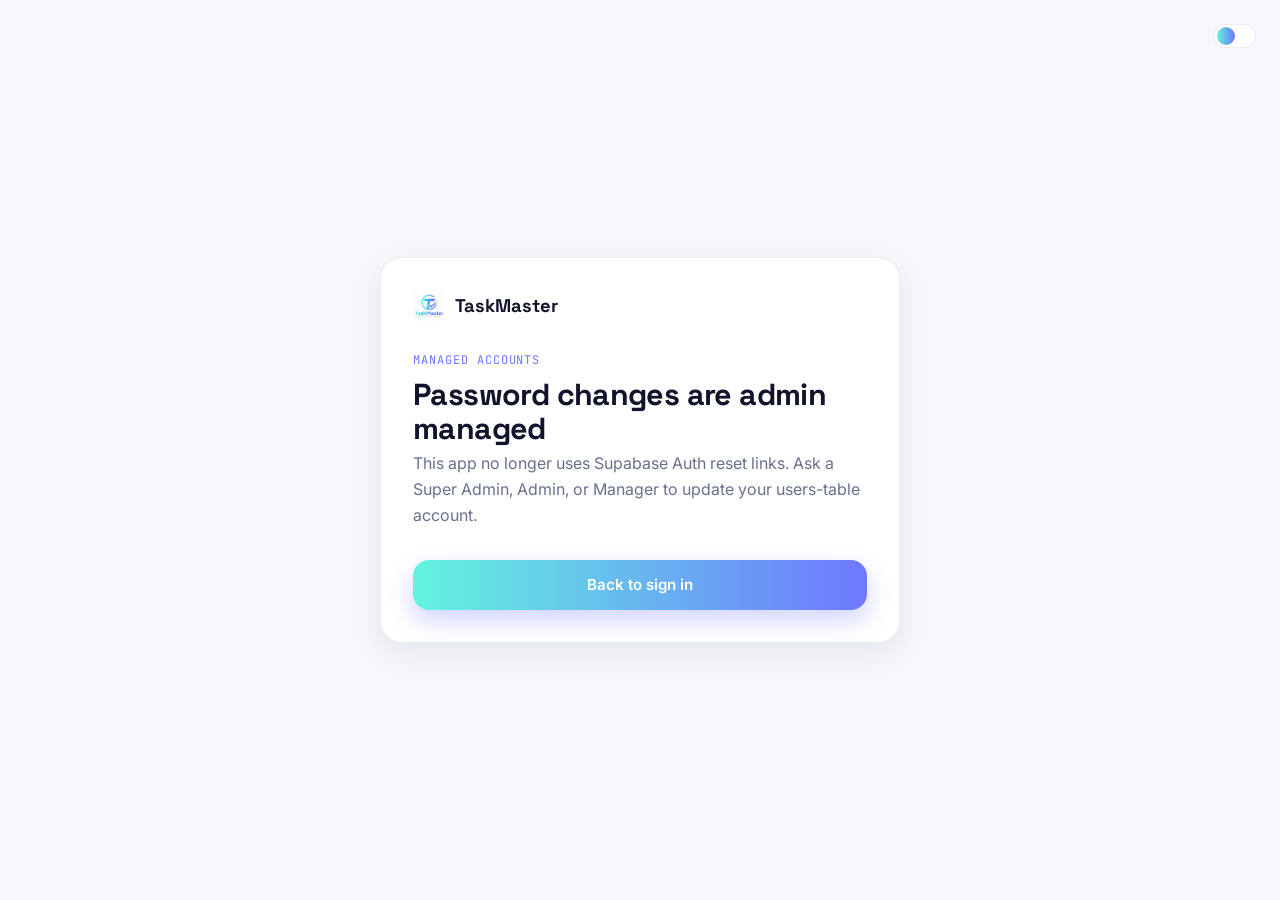
<file: reset-password.html>
<!DOCTYPE html>
<html lang="en">
<head>
<meta charset="UTF-8" />
<meta name="viewport" content="width=device-width, initial-scale=1.0" />
<title>Password managed by admin - TaskMaster</title>
<link rel="icon" href="assets/img/logo.png" />

<link rel="preconnect" href="https://fonts.googleapis.com">
<link href="https://fonts.googleapis.com/css2?family=Space+Grotesk:wght@500;700&family=Inter:wght@400;500;600;700&family=JetBrains+Mono:wght@500;700&display=swap" rel="stylesheet">

<link href="https://cdn.jsdelivr.net/npm/bootstrap@5.3.3/dist/css/bootstrap.min.css" rel="stylesheet">
<link rel="stylesheet" href="https://cdnjs.cloudflare.com/ajax/libs/font-awesome/6.5.2/css/all.min.css">

<link rel="stylesheet" href="assets/css/tokens.css">
<link rel="stylesheet" href="assets/css/base.css">
<link rel="stylesheet" href="assets/css/components.css">
<link rel="stylesheet" href="assets/css/auth.css">
</head>
<body>

<div class="auth-shell auth-shell-simple">
  <div class="auth-form-panel">
    <button class="theme-toggle theme-toggle-fixed" data-theme-toggle aria-label="Toggle theme"></button>
    <div class="auth-form-inner center-card">
      <div class="brand-mobile always-show">
        <img src="assets/img/logo.png" alt="TaskMaster" />
        <span>TaskMaster</span>
      </div>

      <span class="auth-eyebrow">Managed accounts</span>
      <h1>Password changes are admin managed</h1>
      <p class="subtitle">This app no longer uses Supabase Auth reset links. Ask a Super Admin, Admin, or Manager to update your users-table account.</p>

      <button id="back-to-login" class="btn-gradient w-100">
        <span>Back to sign in</span>
      </button>
    </div>
  </div>
</div>

<script src="assets/js/theme.js"></script>
<script src="assets/js/reset-password.js"></script>
</body>
</html>
</file>
<file: assets/css/tokens.css>
:root {
  /* Brand gradient */
  --mint: #61f4de;
  --indigo: #6e78ff;
  --gradient-brand: linear-gradient(90deg, var(--mint) 0%, var(--indigo) 100%);
  --gradient-brand-diagonal: linear-gradient(135deg, var(--mint) 0%, var(--indigo) 100%);

  /* Neutrals */
  --ink: #12142b;
  --ink-soft: #1b1e3a;
  --paper: #f6f8fc;
  --paper-soft: #ffffff;
  --slate: #68708b;
  --slate-light: #a4abc4;
  --border-light: rgba(18, 20, 43, 0.08);
  --border-dark: rgba(255, 255, 255, 0.1);

  /* Status */
  --success: #2fd889;
  --warning: #ffb648;
  --danger: #ff5c72;
  --coral: #ff7a59;
  --info: #4fb0ff;

  /* Glass */
  --glass-bg-light: rgba(255, 255, 255, 0.6);
  --glass-bg-dark: rgba(255, 255, 255, 0.06);
  --glass-border-light: rgba(255, 255, 255, 0.7);
  --glass-border-dark: rgba(255, 255, 255, 0.12);

  /* Radii */
  --r-sm: 10px;
  --r-md: 16px;
  --r-lg: 22px;
  --r-xl: 28px;
  --r-pill: 999px;

  /* Shadows */
  --shadow-sm: 0 4px 14px rgba(18, 20, 43, 0.06);
  --shadow-md: 0 10px 30px rgba(18, 20, 43, 0.08);
  --shadow-glow: 0 12px 34px rgba(110, 120, 255, 0.35);

  /* Type */
  --font-display: 'Space Grotesk', sans-serif;
  --font-body: 'Inter', sans-serif;
  --font-mono: 'JetBrains Mono', monospace;

  /* Motion */
  --ease-out: cubic-bezier(0.16, 1, 0.3, 1);
  --dur-fast: 0.18s;
  --dur-med: 0.32s;
  --dur-slow: 0.6s;
}

[data-theme='dark'] {
  --bg-app: var(--ink);
  --bg-surface: var(--ink-soft);
  --text-primary: #f2f3fb;
  --text-secondary: var(--slate-light);
  --border-color: var(--border-dark);
  --glass-bg: var(--glass-bg-dark);
  --glass-border: var(--glass-border-dark);
}

[data-theme='light'] {
  --bg-app: var(--paper);
  --bg-surface: var(--paper-soft);
  --text-primary: var(--ink);
  --text-secondary: var(--slate);
  --border-color: var(--border-light);
  --glass-bg: var(--glass-bg-light);
  --glass-border: var(--glass-border-light);
}
</file>
<file: assets/css/base.css>
*,
*::before,
*::after {
  box-sizing: border-box;
}

html {
  color-scheme: light dark;
}

body {
  margin: 0;
  font-family: var(--font-body);
  background: var(--bg-app);
  color: var(--text-primary);
  transition: background var(--dur-med) var(--ease-out), color var(--dur-med) var(--ease-out);
  -webkit-font-smoothing: antialiased;
}

h1, h2, h3, h4, .display {
  font-family: var(--font-display);
  letter-spacing: -0.02em;
  margin: 0;
  color: var(--text-primary);
}

h1 { font-size: 2.4rem; font-weight: 700; line-height: 1.1; }
h2 { font-size: 1.75rem; font-weight: 700; line-height: 1.15; }
h3 { font-size: 1.25rem; font-weight: 700; line-height: 1.2; }

p { margin: 0; color: var(--text-secondary); line-height: 1.6; }

.mono {
  font-family: var(--font-mono);
  letter-spacing: -0.01em;
}

a { color: var(--indigo); text-decoration: none; }
a:hover { text-decoration: underline; }

::selection {
  background: var(--mint);
  color: var(--ink);
}

/* Visible focus ring for accessibility */
:focus-visible {
  outline: 2px solid var(--indigo);
  outline-offset: 2px;
  border-radius: 4px;
}

@media (prefers-reduced-motion: reduce) {
  *, *::before, *::after {
    animation-duration: 0.001ms !important;
    animation-iteration-count: 1 !important;
    transition-duration: 0.001ms !important;
    scroll-behavior: auto !important;
  }
}

.text-secondary { color: var(--text-secondary) !important; }

.gradient-text {
  background: var(--gradient-brand);
  -webkit-background-clip: text;
  background-clip: text;
  color: transparent;
}
</file>
<file: assets/css/components.css>
/* ===================== Glass surfaces ===================== */
.glass {
  background: var(--glass-bg);
  border: 1px solid var(--glass-border);
  backdrop-filter: blur(20px);
  -webkit-backdrop-filter: blur(20px);
  border-radius: var(--r-lg);
  box-shadow: var(--shadow-md);
}

.glass-card {
  background: var(--glass-bg);
  border: 1px solid var(--glass-border);
  backdrop-filter: blur(20px);
  -webkit-backdrop-filter: blur(20px);
  border-radius: var(--r-lg);
  padding: 1.5rem;
  box-shadow: var(--shadow-md);
  transition: transform var(--dur-med) var(--ease-out), box-shadow var(--dur-med) var(--ease-out);
}

.glass-card--hover:hover {
  transform: translateY(-3px);
  box-shadow: var(--shadow-glow);
}

/* ===================== Buttons ===================== */
.btn-gradient {
  position: relative;
  display: inline-flex;
  align-items: center;
  justify-content: center;
  gap: 0.5rem;
  font-family: var(--font-body);
  font-weight: 600;
  font-size: 0.95rem;
  color: #fff;
  background: var(--gradient-brand);
  border: none;
  border-radius: var(--r-md);
  padding: 0.85rem 1.5rem;
  cursor: pointer;
  transition: transform var(--dur-fast) var(--ease-out), box-shadow var(--dur-fast) var(--ease-out), opacity var(--dur-fast);
  box-shadow: 0 10px 24px rgba(110, 120, 255, 0.32);
}

.btn-gradient:hover:not(:disabled) {
  transform: translateY(-2px);
  box-shadow: 0 14px 30px rgba(110, 120, 255, 0.42);
  color: #fff;
}

.btn-gradient:active:not(:disabled) {
  transform: translateY(0);
}

.btn-gradient:disabled {
  opacity: 0.6;
  cursor: not-allowed;
}

.btn-gradient .spinner-border {
  width: 1.1rem;
  height: 1.1rem;
  border-width: 2px;
}

.btn-ghost {
  display: inline-flex;
  align-items: center;
  gap: 0.4rem;
  background: transparent;
  border: 1px solid var(--border-color);
  color: var(--text-primary);
  border-radius: var(--r-md);
  padding: 0.7rem 1.2rem;
  font-weight: 600;
  font-size: 0.9rem;
  cursor: pointer;
  transition: border-color var(--dur-fast), background var(--dur-fast);
}

.btn-ghost:hover {
  border-color: var(--indigo);
  background: rgba(110, 120, 255, 0.06);
  color: var(--text-primary);
}

/* ===================== Inputs ===================== */
.field {
  margin-bottom: 1.1rem;
}

.field label {
  display: block;
  font-size: 0.82rem;
  font-weight: 600;
  color: var(--text-secondary);
  margin-bottom: 0.4rem;
}

.input-wrap {
  position: relative;
  display: flex;
  align-items: center;
}

.input-wrap i.icon-left {
  position: absolute;
  left: 14px;
  color: var(--text-secondary);
  font-size: 1rem;
  pointer-events: none;
}

.input-wrap .toggle-visibility {
  position: absolute;
  right: 14px;
  background: none;
  border: none;
  color: var(--text-secondary);
  cursor: pointer;
  font-size: 1rem;
}

.form-control-glass {
  width: 100%;
  padding: 0.85rem 1rem 0.85rem 2.6rem;
  border-radius: var(--r-md);
  border: 1px solid var(--border-color);
  background: var(--bg-surface);
  color: var(--text-primary);
  font-family: var(--font-body);
  font-size: 0.95rem;
  transition: border-color var(--dur-fast), box-shadow var(--dur-fast);
}

.form-control-glass:focus {
  outline: none;
  border-color: var(--indigo);
  box-shadow: 0 0 0 4px rgba(110, 120, 255, 0.14);
}

.field-error {
  color: var(--danger);
  font-size: 0.8rem;
  margin-top: 0.35rem;
  display: none;
}

.field.has-error .form-control-glass {
  border-color: var(--danger);
}

.field.has-error .field-error {
  display: block;
}

/* ===================== Chips / role selector ===================== */
.chip {
  display: inline-flex;
  align-items: center;
  padding: 0.5rem 1rem;
  border-radius: var(--r-pill);
  border: 1px solid var(--border-color);
  font-size: 0.85rem;
  font-weight: 600;
  color: var(--text-secondary);
  cursor: pointer;
  transition: all var(--dur-fast) var(--ease-out);
  background: transparent;
}

.chip.active {
  border-color: var(--indigo);
  color: var(--indigo);
  background: rgba(110, 120, 255, 0.1);
}

/* ===================== Avatar ===================== */
.avatar {
  width: 40px;
  height: 40px;
  border-radius: 50%;
  display: inline-flex;
  align-items: center;
  justify-content: center;
  font-weight: 700;
  font-size: 0.85rem;
  color: #fff;
  background: var(--gradient-brand-diagonal);
  flex-shrink: 0;
}

/* ===================== Badges ===================== */
.badge-soft {
  display: inline-flex;
  align-items: center;
  gap: 0.35rem;
  padding: 0.3rem 0.7rem;
  border-radius: var(--r-pill);
  font-size: 0.75rem;
  font-weight: 600;
}

.badge-soft.success { background: rgba(47, 216, 137, 0.14); color: var(--success); }
.badge-soft.warning { background: rgba(255, 182, 72, 0.16); color: #c98317; }
.badge-soft.danger  { background: rgba(255, 92, 114, 0.14); color: var(--danger); }
.badge-soft.info    { background: rgba(79, 176, 255, 0.14); color: var(--info); }

/* ===================== Toast ===================== */
.tm-toast {
  position: fixed;
  top: 20px;
  right: 20px;
  z-index: 2000;
  min-width: 280px;
  max-width: 360px;
  padding: 0.9rem 1.1rem;
  border-radius: var(--r-md);
  background: var(--bg-surface);
  border: 1px solid var(--border-color);
  box-shadow: var(--shadow-md);
  display: flex;
  align-items: flex-start;
  gap: 0.6rem;
  transform: translateX(120%);
  transition: transform var(--dur-med) var(--ease-out);
}

.tm-toast.show { transform: translateX(0); }
.tm-toast.error { border-left: 3px solid var(--danger); }
.tm-toast.success { border-left: 3px solid var(--success); }

/* ===================== Theme toggle switch ===================== */
.theme-toggle {
  width: 42px;
  height: 24px;
  border-radius: var(--r-pill);
  border: 1px solid var(--border-color);
  background: var(--bg-surface);
  position: relative;
  cursor: pointer;
  flex-shrink: 0;
}

.theme-toggle::after {
  content: '';
  position: absolute;
  top: 2px;
  left: 2px;
  width: 18px;
  height: 18px;
  border-radius: 50%;
  background: var(--gradient-brand);
  transition: transform var(--dur-fast) var(--ease-out);
}

[data-theme='dark'] .theme-toggle::after {
  transform: translateX(18px);
}
</file>
<file: assets/css/auth.css>
.auth-shell {
  min-height: 100vh;
  display: flex;
}

/* ===================== Left signature panel ===================== */
.auth-showcase {
  position: relative;
  flex: 1.1;
  background:
    linear-gradient(140deg, rgba(255, 122, 89, 0.18), transparent 38%),
    radial-gradient(circle at 18% 22%, rgba(97, 244, 222, 0.25), transparent 52%),
    radial-gradient(circle at 82% 78%, rgba(110, 120, 255, 0.32), transparent 54%),
    var(--ink);
  display: flex;
  flex-direction: column;
  justify-content: space-between;
  padding: 3rem;
  overflow: hidden;
}

@media (max-width: 991px) {
  .auth-showcase { display: none; }
}

.auth-showcase-brand {
  display: flex;
  align-items: center;
  gap: 0.7rem;
  position: relative;
  z-index: 2;
}

.auth-showcase-brand img { width: 34px; height: 34px; }

.auth-showcase-brand span {
  font-family: var(--font-display);
  font-weight: 700;
  font-size: 1.2rem;
  color: #fff;
}

.auth-showcase-copy {
  position: relative;
  z-index: 2;
  max-width: 460px;
}

.auth-showcase-copy h2 {
  color: #fff;
  font-size: clamp(2rem, 4vw, 4.2rem);
  letter-spacing: 0;
  margin-bottom: 0.8rem;
}

.auth-showcase-copy p {
  color: rgba(255, 255, 255, 0.65);
  font-size: 1rem;
}

.showcase-kicker {
  display: inline-flex;
  margin-bottom: 0.9rem;
  font-family: var(--font-mono);
  font-size: 0.72rem;
  letter-spacing: 0.08em;
  text-transform: uppercase;
  color: var(--mint);
}

.showcase-orbit {
  position: absolute;
  inset: 0;
  pointer-events: none;
}

.metric-tile {
  position: absolute;
  z-index: 1;
  width: 132px;
  min-height: 132px;
  border-radius: var(--r-lg);
  background: rgba(255, 255, 255, 0.08);
  border: 1px solid rgba(255, 255, 255, 0.14);
  color: #fff;
  padding: 1rem;
  display: flex;
  flex-direction: column;
  justify-content: center;
  backdrop-filter: blur(14px);
}

.metric-tile span,
.metric-tile small {
  color: rgba(255, 255, 255, 0.68);
  font-size: 0.75rem;
}

.metric-tile strong {
  font-family: var(--font-mono);
  font-size: 2rem;
  line-height: 1.1;
}

.tile-one { left: 12%; top: 22%; }
.tile-two { left: 22%; top: 48%; border-color: rgba(255, 182, 72, 0.35); }

/* Floating task cards - the signature element */
.card-stack {
  position: absolute;
  inset: 0;
}

.float-card {
  position: absolute;
  width: 240px;
  padding: 0.9rem 1rem;
  border-radius: var(--r-md);
  background: rgba(255, 255, 255, 0.08);
  border: 1px solid rgba(255, 255, 255, 0.14);
  backdrop-filter: blur(14px);
  -webkit-backdrop-filter: blur(14px);
  display: flex;
  align-items: center;
  gap: 0.7rem;
  color: #fff;
  font-size: 0.85rem;
  font-weight: 500;
  animation: drift 8s var(--ease-out) infinite;
}

.float-card:nth-child(1) { top: 14%; right: 6%; animation-delay: 0s; }
.float-card:nth-child(2) { top: 42%; right: 20%; animation-delay: 1.4s; }
.float-card:nth-child(3) { top: 68%; right: 2%; animation-delay: 2.8s; }

@keyframes drift {
  0%, 100% { transform: translateY(0); }
  50% { transform: translateY(-14px); }
}

.check-circle {
  width: 22px;
  height: 22px;
  border-radius: 50%;
  flex-shrink: 0;
  display: flex;
  align-items: center;
  justify-content: center;
  background: var(--gradient-brand);
}

.check-circle svg {
  width: 12px;
  height: 12px;
}

.check-circle path {
  fill: none;
  stroke: #0d0f22;
  stroke-width: 3;
  stroke-linecap: round;
  stroke-linejoin: round;
  stroke-dasharray: 20;
  stroke-dashoffset: 20;
  animation: draw-check 0.5s var(--ease-out) forwards;
}

.float-card:nth-child(1) path { animation-delay: 0.6s; }
.float-card:nth-child(2) path { animation-delay: 2.0s; }
.float-card:nth-child(3) path { animation-delay: 3.4s; }

@keyframes draw-check {
  to { stroke-dashoffset: 0; }
}

.float-card span.task-label {
  flex: 1;
  overflow: hidden;
  text-overflow: ellipsis;
  white-space: nowrap;
}

/* ===================== Right form panel ===================== */
.auth-form-panel {
  flex: 1;
  display: flex;
  align-items: center;
  justify-content: center;
  padding: 2.5rem 1.5rem;
  background: var(--bg-app);
  position: relative;
}

.auth-form-inner {
  width: 100%;
  max-width: 400px;
  animation: rise-in 0.5s var(--ease-out);
}

.auth-form-inner.wide {
  max-width: 640px;
}

.form-section-title {
  font-size: 0.78rem;
  font-weight: 700;
  text-transform: uppercase;
  letter-spacing: 0.05em;
  color: var(--indigo);
  margin: 1.6rem 0 0.9rem;
  padding-top: 1.1rem;
  border-top: 1px solid var(--border-color);
}
.form-section-title:first-of-type { border-top: none; padding-top: 0; margin-top: 0.4rem; }

.auth-form-inner .field-row {
  display: grid;
  grid-template-columns: 1fr 1fr;
  gap: 0 1rem;
}
@media (max-width: 575px) {
  .auth-form-inner .field-row { grid-template-columns: 1fr; }
}

.intern-only, .employee-only { display: none; }
.role-Intern .intern-only { display: block; }
.role-Employee .employee-only,
.role-Manager .employee-only,
.role-Admin .employee-only,
.role-Super-Admin .employee-only { display: block; }

@keyframes rise-in {
  from { opacity: 0; transform: translateY(14px); }
  to { opacity: 1; transform: translateY(0); }
}

.auth-form-inner .brand-mobile {
  display: none;
  align-items: center;
  gap: 0.6rem;
  margin-bottom: 1.8rem;
}

.auth-form-inner .brand-mobile img { width: 32px; height: 32px; }
.auth-form-inner .brand-mobile span {
  font-family: var(--font-display);
  font-weight: 700;
  font-size: 1.15rem;
}

@media (max-width: 991px) {
  .auth-form-inner .brand-mobile { display: flex; }
}

.brand-mobile.always-show {
  display: flex;
}

.auth-eyebrow {
  font-family: var(--font-mono);
  font-size: 0.75rem;
  letter-spacing: 0.08em;
  text-transform: uppercase;
  color: var(--indigo);
  margin-bottom: 0.6rem;
  display: block;
}

.auth-form-inner h1 {
  font-size: 1.9rem;
  margin-bottom: 0.4rem;
}

.auth-form-inner > p.subtitle {
  margin-bottom: 2rem;
}

.auth-divider {
  display: flex;
  align-items: center;
  gap: 0.6rem;
  margin: 1.3rem 0;
  color: var(--text-secondary);
  font-size: 0.8rem;
}

.auth-divider::before,
.auth-divider::after {
  content: '';
  flex: 1;
  height: 1px;
  background: var(--border-color);
}

.theme-toggle-fixed {
  position: absolute;
  top: 1.5rem;
  right: 1.5rem;
}

.back-link {
  display: inline-flex;
  align-items: center;
  gap: 0.4rem;
  font-size: 0.85rem;
  margin-bottom: 1rem;
  color: var(--text-secondary);
}

.auth-form-note {
  display: flex;
  align-items: center;
  justify-content: space-between;
  gap: 0.8rem;
  flex-wrap: wrap;
  margin-bottom: 1rem;
  color: var(--text-secondary);
  font-size: 0.84rem;
}

.auth-form-note span {
  display: inline-flex;
  align-items: center;
  gap: 0.4rem;
}

.auth-link-strip {
  margin-top: 1.2rem;
  display: grid;
  grid-template-columns: repeat(2, minmax(0, 1fr));
  gap: 0.7rem;
}

.auth-link-strip a {
  min-height: 44px;
  display: inline-flex;
  align-items: center;
  justify-content: center;
  gap: 0.45rem;
  border: 1px solid var(--border-color);
  border-radius: var(--r-md);
  background: var(--bg-surface);
  color: var(--text-primary);
  font-size: 0.86rem;
  font-weight: 700;
}

.auth-link-strip a:hover {
  border-color: var(--indigo);
  text-decoration: none;
}

.role-grid {
  display: grid;
  grid-template-columns: repeat(2, minmax(0, 1fr));
  gap: 0.55rem;
}

.role-grid .chip {
  justify-content: center;
  min-height: 42px;
}

.success-panel {
  display: flex;
  align-items: flex-start;
  gap: 0.8rem;
}

.success-panel i {
  color: var(--success);
  font-size: 1.6rem;
}

.success-panel p {
  color: var(--text-primary);
}

.auth-shell-simple {
  justify-content: center;
}

.center-card {
  max-width: 520px;
  padding: 2rem;
  border: 1px solid var(--border-color);
  border-radius: var(--r-lg);
  background: var(--bg-surface);
  box-shadow: var(--shadow-md);
}

@media (max-width: 575px) {
  .auth-form-panel {
    align-items: flex-start;
    padding: 5rem 1rem 2rem;
  }

  .auth-form-inner h1 {
    font-size: 1.65rem;
  }

  .auth-link-strip,
  .role-grid {
    grid-template-columns: 1fr;
  }
}
</file>
